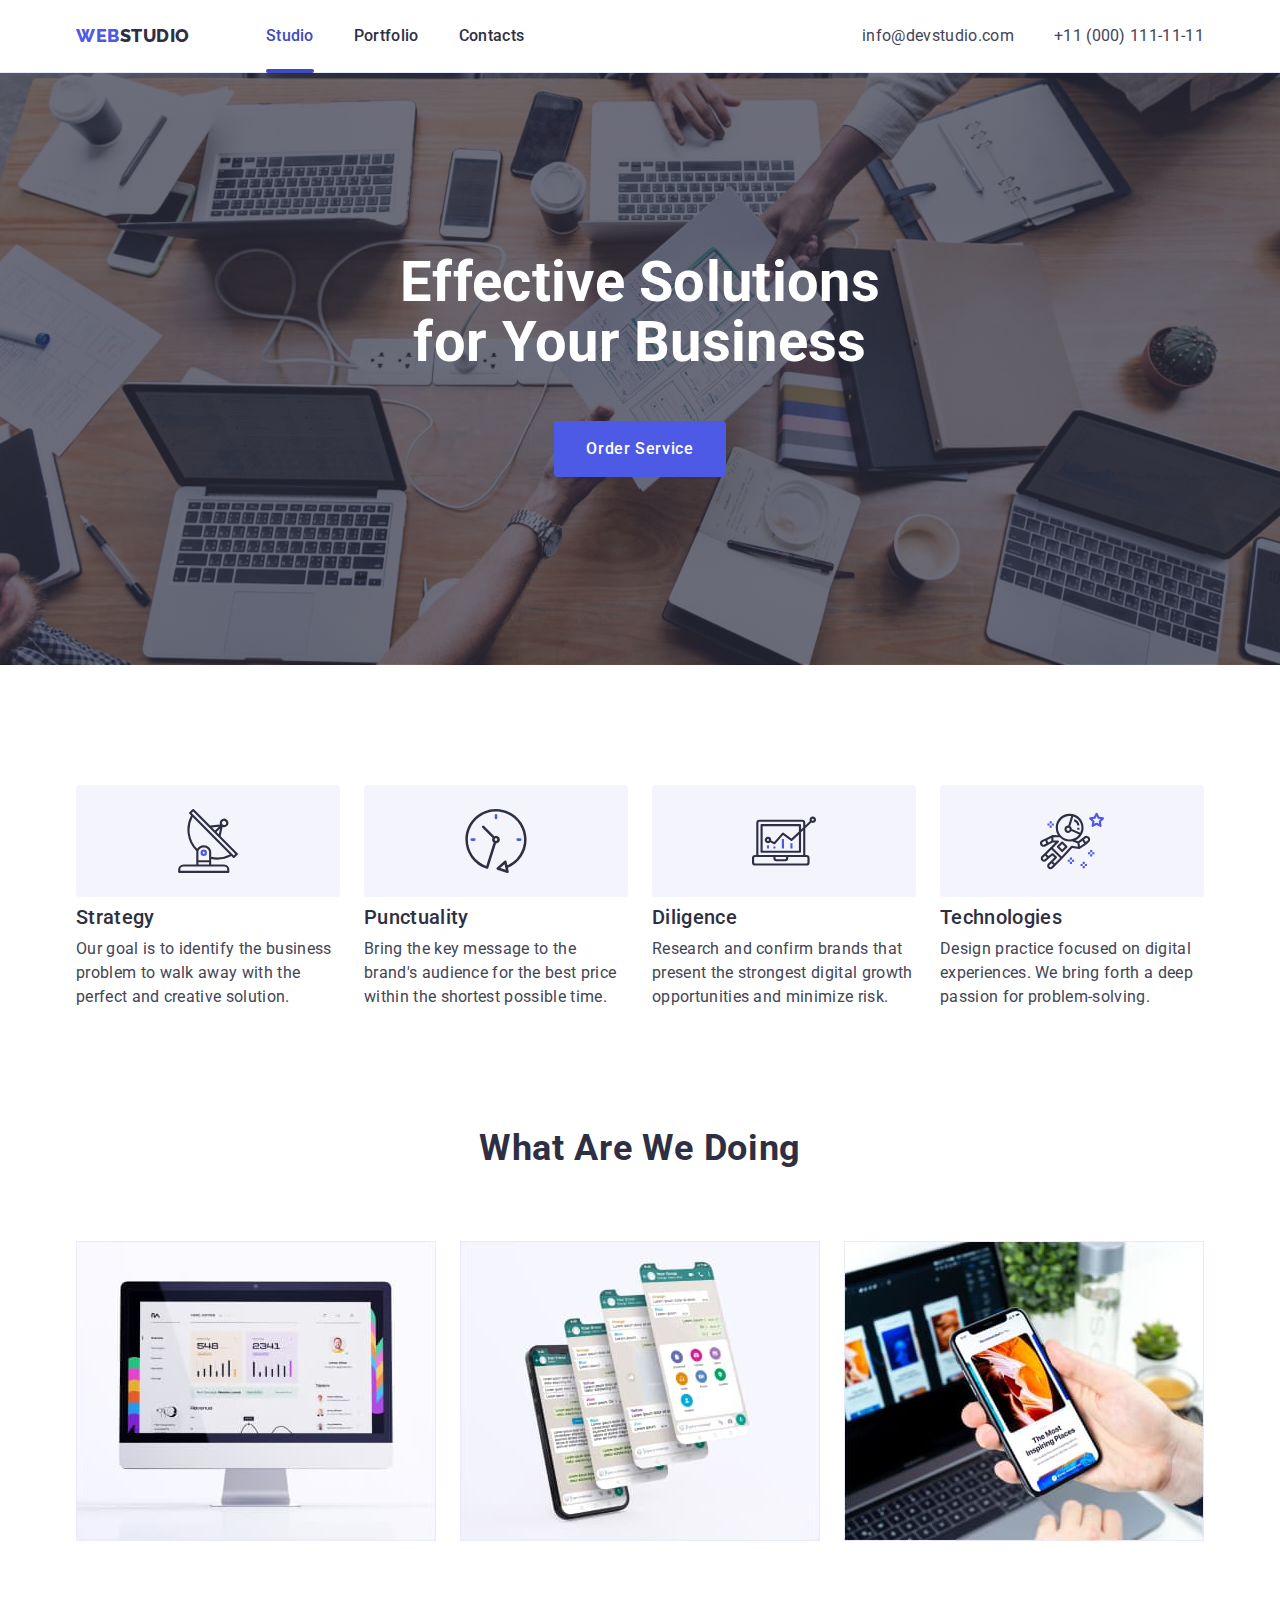
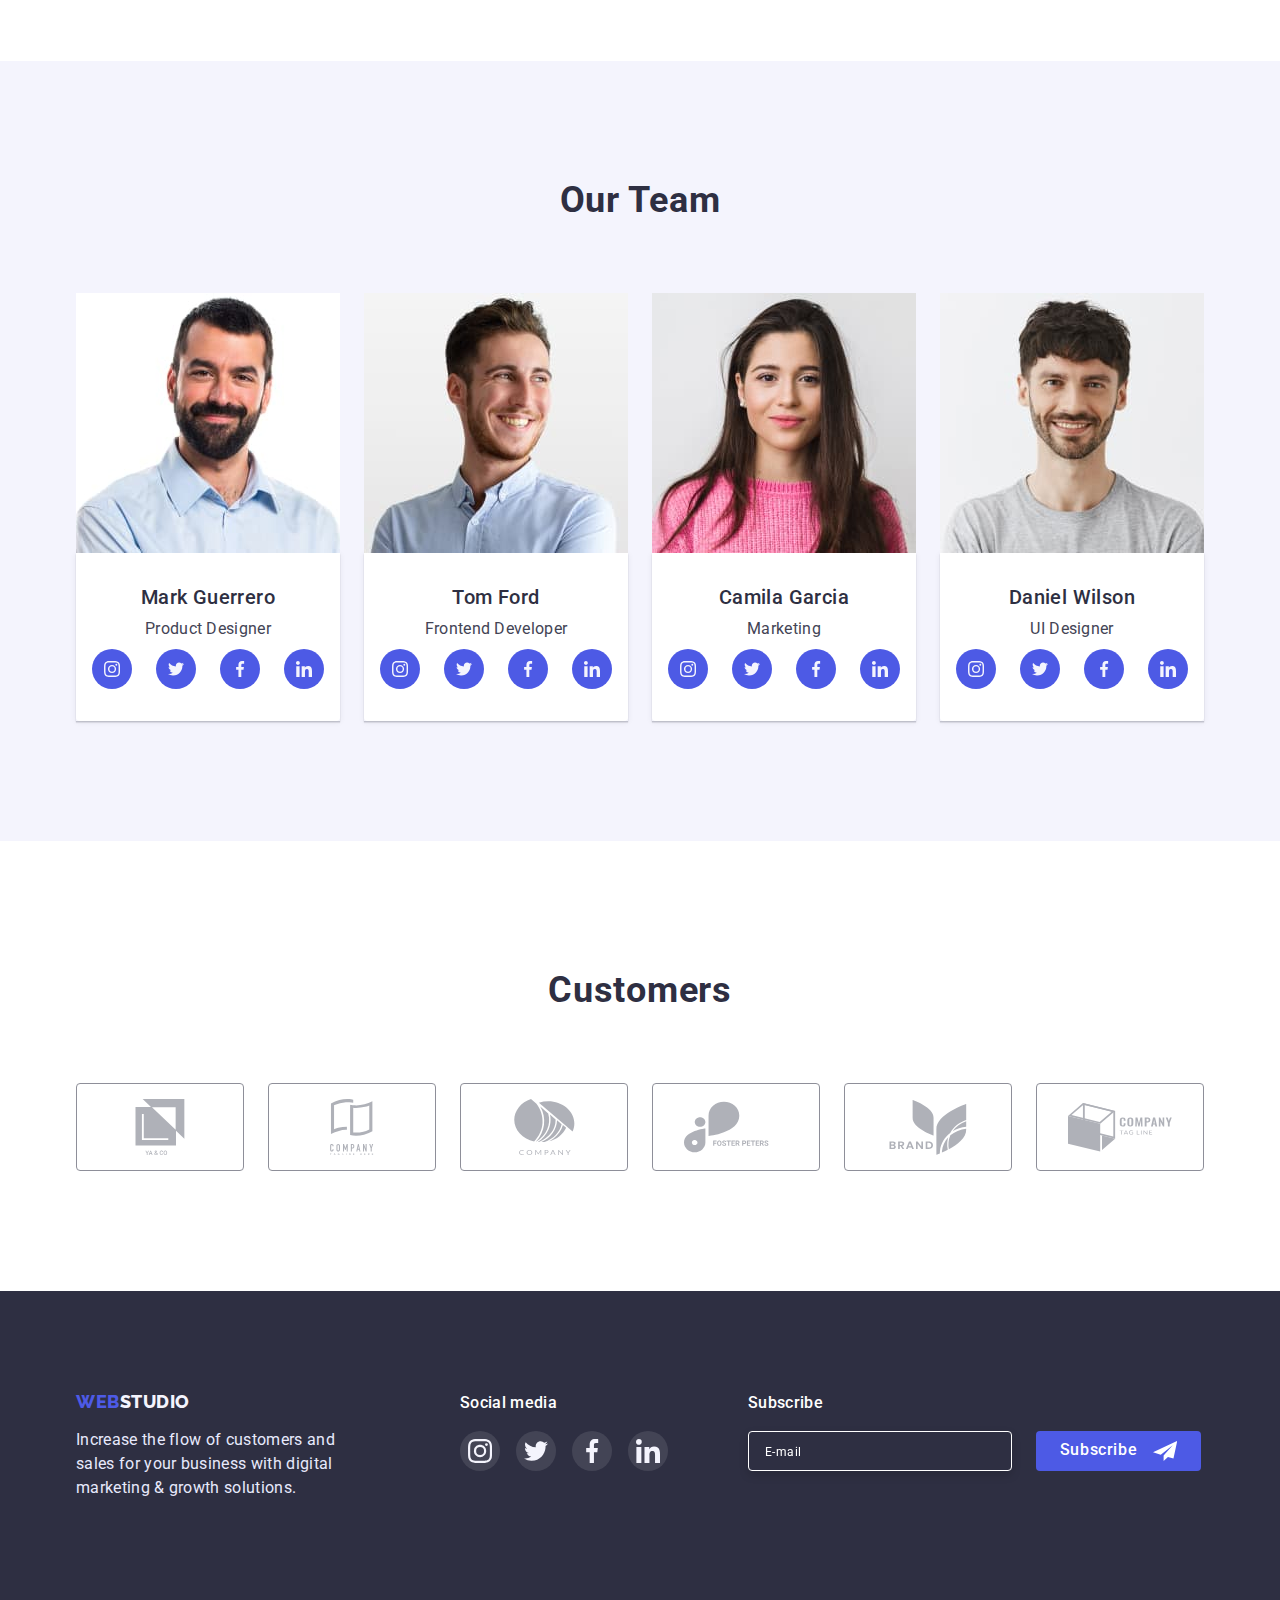
<file: index.html>
<!DOCTYPE html>
<html lang="en">
  <head>
    <meta charset="UTF-8" />
    <meta http-equiv="X-UA-Compatible" content="IE=edge" />
    <meta name="viewport" content="width=device-width, initial-scale=1.0" />
    <title>WebStudio</title>
    <link
      href="https://fonts.googleapis.com/css2?family=Raleway:wght@800&family=Roboto:wght@400;500;700;900&display=swap"
      rel="stylesheet"
    />
    <link
      rel="stylesheet"
      href="https://cdn.jsdelivr.net/npm/modern-normalize@1.1.0/modern-normalize.min.css"
    />
    <link rel="stylesheet" href="./css/styles.css" />
  </head>
  <body>
    <!-- HEADER -->

    <header class="header">
      <div class="container header-container">
        <nav class="header-nav">
          <a class="logo-link-header link" href="./index.html"
            ><span class="first-letter-logo">Web</span>Studio</a
          >
          <ul class="menu list">
            <li class="menu-item">
              <a class="menu-link link current" href="./studio.html">Studio</a>
            </li>
            <li class="menu-item">
              <a class="menu-link link" href="./portfolio.html">Portfolio</a>
            </li>
            <li class="menu-item">
              <a class="menu-link link" href="">Contacts</a>
            </li>
          </ul>
        </nav>

        <address class="adress">
          <ul class="contact-menu list">
            <li class="mail-item">
              <a class="mail-link link" href="mailto:info@devstudio.com"
                >info@devstudio.com</a
              >
            </li>
            <li class="phone-number-item">
              <a class="phone-number-link link" href="tel:+110001111111"
                >+11 (000) 111-11-11</a
              >
            </li>
          </ul>
        </address>
      </div>
    </header>
    <main>
      <!-- Hero Section 1-->

      <section class="hero-section">
        <div class="container">
          <h1 class="hero-section-title">
            Effective Solutions for Your Business
          </h1>
          <button class="button" type="button" data-modal-open>
            Order Service
          </button>
        </div>
      </section>

      <!-- Section 2 -->

      <section class="second-section">
        <div class="container">
          <h2 class="visually-hidden">Fundamental features</h2>
          <ul class="second-section-list list">
            <li class="second-section-item icon-antena">
              <div class="icon-bg">
                <svg class="icon-svg" width="64" height="64">
                  <use href="./images/icons.svg#icon-antenna"></use>
                </svg>
              </div>

              <h3 class="second-section-title title">Strategy</h3>
              <p class="second-section-description">
                Our goal is to identify the business problem to walk away with
                the perfect and creative solution.
              </p>
            </li>

            <li class="second-section-item icon-clock">
              <div class="icon-bg">
                <svg class="icon-svg" width="64" height="64">
                  <use href="./images/icons.svg#icon-clock"></use>
                </svg>
              </div>
              <h3 class="second-section-title">Punctuality</h3>
              <p class="second-section-description">
                Bring the key message to the brand's audience for the best price
                within the shortest possible time.
              </p>
            </li>

            <li class="second-section-item icon-diagram">
              <div class="icon-bg">
                <svg class="icon-svg" width="64" height="64">
                  <use href="./images/icons.svg#icon-diagram"></use>
                </svg>
              </div>
              <h3 class="second-section-title">Diligence</h3>
              <p class="second-section-description">
                Research and confirm brands that present the strongest digital
                growth opportunities and minimize risk.
              </p>
            </li>

            <li class="second-section-item icon-astronaut">
              <div class="icon-bg">
                <svg class="icon-svg" width="64" height="64">
                  <use href="./images/icons.svg#icon-astronaut"></use>
                </svg>
              </div>
              <h3 class="second-section-title">Technologies</h3>
              <p class="second-section-description">
                Design practice focused on digital experiences. We bring forth a
                deep passion for problem-solving.
              </p>
            </li>
          </ul>
        </div>
      </section>

      <!-- Section 3 -->
      <section class="third-section">
        <div class="container">
          <h2 class="section-title">What are we doing</h2>
          <ul class="third-section-list list">
            <li class="third-section-item">
              <img
                class="third-cection-img"
                src="./images/img-1.jpg"
                alt="images-1"
                width="360"
              />
            </li>
            <li class="third-section-item">
              <img
                class="third-cection-img"
                src="./images/img-2.jpg"
                alt="images-2"
                width="360"
              />
            </li>
            <li class="third-section-item">
              <img
                class="third-cection-img"
                src="./images/img-3.jpg"
                alt="images-3"
                width="360"
              />
            </li>
          </ul>
        </div>
      </section>

      <!-- Section 4 -->
      <section class="fourth-section">
        <div class="container">
          <h2 class="section-title">Our Team</h2>
          <ul class="fourth-section-list list">
            <li class="fourth-section-item">
              <img
                class="fourth-section-img"
                src="./images/Team-Card-1.jpg"
                alt="Team-Card-1"
                width="264"
              />
              <div class="card-content-team">
                <h3 class="fourth-images-title">Mark Guerrero</h3>
                <p class="fourth-section-description">Product Designer</p>
                <ul class="social-list list">
                  <li class="social-list-item">
                    <a href="" class="social-list-link">
                      <svg class="social-list-icon" width="16" height="16">
                        <use href="./images/icons.svg#icon-instagram"></use>
                      </svg>
                    </a>
                  </li>
                  <li class="social-list-item">
                    <a href="" class="social-list-link">
                      <svg class="social-list-icon" width="16" height="16">
                        <use href="./images/icons.svg#icon-twitter"></use>
                      </svg>
                    </a>
                  </li>
                  <li class="social-list-item">
                    <a href="" class="social-list-link">
                      <svg class="social-list-icon" width="16" height="16">
                        <use href="./images/icons.svg#icon-facebook"></use>
                      </svg>
                    </a>
                  </li>
                  <li class="social-list-item">
                    <a href="" class="social-list-link">
                      <svg class="social-list-icon" width="16" height="16">
                        <use href="./images/icons.svg#icon-linkedin"></use>
                      </svg>
                    </a>
                  </li>
                </ul>
              </div>
            </li>

            <li class="fourth-section-item">
              <img
                class="fourth-section-img"
                src="./images/Team-Card-2.jpg"
                alt="Team-Card-2"
                width="264"
              />
              <div class="card-content-team">
                <h3 class="fourth-images-title">Tom Ford</h3>
                <p class="fourth-section-description">Frontend Developer</p>
                <ul class="social-list list">
                  <li class="social-list-item">
                    <a href="" class="social-list-link">
                      <svg class="social-list-icon" width="16" height="16">
                        <use href="./images/icons.svg#icon-instagram"></use>
                      </svg>
                    </a>
                  </li>
                  <li class="social-list-item">
                    <a href="" class="social-list-link">
                      <svg class="social-list-icon" width="16" height="16">
                        <use href="./images/icons.svg#icon-twitter"></use>
                      </svg>
                    </a>
                  </li>
                  <li class="social-list-item">
                    <a href="" class="social-list-link">
                      <svg class="social-list-icon" width="16" height="16">
                        <use href="./images/icons.svg#icon-facebook"></use>
                      </svg>
                    </a>
                  </li>
                  <li class="social-list-item">
                    <a href="" class="social-list-link">
                      <svg class="social-list-icon" width="16" height="16">
                        <use href="./images/icons.svg#icon-linkedin"></use>
                      </svg>
                    </a>
                  </li>
                </ul>
              </div>
            </li>

            <li class="fourth-section-item">
              <img
                class="fourth-section-img"
                src="./images/Team-Card-3.jpg"
                alt="Team-Card-3"
                width="264"
              />
              <div class="card-content-team">
                <h3 class="fourth-images-title">Camila Garcia</h3>
                <p class="fourth-section-description">Marketing</p>
                <ul class="social-list list">
                  <li class="social-list-item">
                    <a href="" class="social-list-link">
                      <svg class="social-list-icon" width="16" height="16">
                        <use href="./images/icons.svg#icon-instagram"></use>
                      </svg>
                    </a>
                  </li>
                  <li class="social-list-item">
                    <a href="" class="social-list-link">
                      <svg class="social-list-icon" width="16" height="16">
                        <use href="./images/icons.svg#icon-twitter"></use>
                      </svg>
                    </a>
                  </li>
                  <li class="social-list-item">
                    <a href="" class="social-list-link">
                      <svg class="social-list-icon" width="16" height="16">
                        <use href="./images/icons.svg#icon-facebook"></use>
                      </svg>
                    </a>
                  </li>
                  <li class="social-list-item">
                    <a href="" class="social-list-link">
                      <svg class="social-list-icon" width="16" height="16">
                        <use href="./images/icons.svg#icon-linkedin"></use>
                      </svg>
                    </a>
                  </li>
                </ul>
              </div>
            </li>

            <li class="fourth-section-item">
              <img
                class="fourth-section-img"
                src="./images/Team-Card-4.jpg"
                alt="Team-Card-4"
                width="264"
              />
              <div class="card-content-team">
                <h3 class="fourth-images-title">Daniel Wilson</h3>
                <p class="fourth-section-description">UI Designer</p>
                <ul class="social-list list">
                  <li class="social-list-item">
                    <a href="" class="social-list-link">
                      <svg class="social-list-icon" width="16" height="16">
                        <use href="./images/icons.svg#icon-instagram"></use>
                      </svg>
                    </a>
                  </li>
                  <li class="social-list-item">
                    <a href="" class="social-list-link">
                      <svg class="social-list-icon" width="16" height="16">
                        <use href="./images/icons.svg#icon-twitter"></use>
                      </svg>
                    </a>
                  </li>
                  <li class="social-list-item">
                    <a href="" class="social-list-link">
                      <svg class="social-list-icon" width="16" height="16">
                        <use href="./images/icons.svg#icon-facebook"></use>
                      </svg>
                    </a>
                  </li>
                  <li class="social-list-item">
                    <a href="" class="social-list-link">
                      <svg class="social-list-icon" width="16" height="16">
                        <use href="./images/icons.svg#icon-linkedin"></use>
                      </svg>
                    </a>
                  </li>
                </ul>
              </div>
            </li>
          </ul>
        </div>
      </section>

      <!-- secthion fifth -->
      <section class="fifth-section">
        <div class="container">
          <h2 class="section-title">Customers</h2>

          <ul class="fifth-section-list list">
            <li class="fifth-section-item">
              <a href="" class="fifth-section-link">
                <svg class="customers-icon" width="104" height="56">
                  <use href="./images/icons.svg#icon-customer-1"></use>
                </svg>
              </a>
            </li>

            <li class="fifth-section-item">
              <a href="" class="fifth-section-link">
                <svg class="customers-icon" width="104" height="56">
                  <use href="./images/icons.svg#icon-customer-2"></use>
                </svg>
              </a>
            </li>

            <li class="fifth-section-item">
              <a href="" class="fifth-section-link">
                <svg class="customers-icon" width="104" height="56">
                  <use href="./images/icons.svg#icon-customer-3"></use>
                </svg>
              </a>
            </li>

            <li class="fifth-section-item">
              <a href="" class="fifth-section-link">
                <svg class="customers-icon" width="104" height="56">
                  <use href="./images/icons.svg#icon-customer-4"></use>
                </svg>
              </a>
            </li>

            <li class="fifth-section-item">
              <a href="" class="fifth-section-link">
                <svg class="customers-icon" width="104" height="56">
                  <use href="./images/icons.svg#icon-customer-5"></use>
                </svg>
              </a>
            </li>

            <li class="fifth-section-item">
              <a href="" class="fifth-section-link">
                <svg class="customers-icon" width="104" height="56">
                  <use href="./images/icons.svg#icon-customer-6"></use>
                </svg>
              </a>
            </li>
          </ul>
        </div>
      </section>
    </main>

    <!-- Footer -->
    <footer class="footer">
      <div class="container footer-container">
        <div class="footer-logo">
          <a class="footer-logo-link logo link" href="./index.html"
            ><span class="first-letter-logo">Web</span>Studio</a
          >
          <p class="footer-description">
            Increase the flow of customers and sales for your business with
            digital marketing & growth solutions.
          </p>
        </div>
        <div class="social-media">
          <h2 class="footer-media-title">Social media</h2>
          <ul class="footer-social-list list">
            <li class="social-list-item">
              <a href="" class="social-list-link footer-media-link">
                <svg class="social-list-icon" width="24" height="24">
                  <use href="./images/icons.svg#icon-instagram"></use>
                </svg>
              </a>
            </li>
            <li class="social-list-item">
              <a href="" class="social-list-link footer-media-link">
                <svg class="social-list-icon" width="24" height="24">
                  <use href="./images/icons.svg#icon-twitter"></use>
                </svg>
              </a>
            </li>
            <li class="social-list-item">
              <a href="" class="social-list-link footer-media-link">
                <svg class="social-list-icon" width="24" height="24">
                  <use href="./images/icons.svg#icon-facebook"></use>
                </svg>
              </a>
            </li>
            <li class="social-list-item">
              <a href="" class="social-list-link footer-media-link">
                <svg class="social-list-icon" width="24" height="24">
                  <use href="./images/icons.svg#icon-linkedin"></use>
                </svg>
              </a>
            </li>
          </ul>
        </div>

        <!-- Subscribe -->
        <div class="subscribe">
          <h2 class="footer-media-title">Subscribe</h2>
          <form class="subscribe-field-btn">
            <input
              type="email"
              class="input-email"
              name="user-mail-subscribe"
              placeholder="E-mail"
            />
            <button type="submit" class="submit-button">
              Subscribe
              <svg class="subscribe-button-icon" width="24" height="24">
                <use href="./images/icons.svg#icon-send"></use>
              </svg>
            </button>
          </form>
        </div>
      </div>
    </footer>

    <!-- Backdrop -->

    <div class="backdrop is-hidden" data-modal>
      <div class="modal">
        <button type="button" class="modal-close-button" data-modal-close>
          <svg class="close-modal-icon">
            <use href="./images/icons.svg#icon-close-modal"></use>
          </svg>
        </button>

        <!-- Modal form -->

        <p class="modal-description">
          Leave your contacts and we will call you back
        </p>

        <form class="modal-form">
          <label class="modal-form-field">
            <span class="modal-form-input-name-descr">Name</span>
            <span class="modal-form-input-wrapper">
              <input type="text" class="modal-form-input" name="user_name" />
              <svg class="modal-input-icon" width="18" height="24">
                <use href="./images/icons.svg#icon-name"></use>
              </svg>
            </span>
          </label>

          <label class="modal-form-field">
            <span class="modal-form-input-descr">Phone</span>
            <span class="modal-form-input-wrapper">
              <input type="text" class="modal-form-input" name="user_phone" />
              <svg class="modal-input-icon" width="18" height="24">
                <use href="./images/icons.svg#icon-tel"></use>
              </svg>
            </span>
          </label>

          <label class="modal-form-field">
            <span class="modal-form-input-descr">Email</span>
            <span class="modal-form-input-wrapper">
              <input type="email" class="modal-form-input" name="user_email" />
              <svg class="modal-input-icon" width="18" height="24">
                <use href="./images/icons.svg#icon-mail"></use>
              </svg>
            </span>
          </label>

          <label class="modal-textarea-field">
            <span class="modal-form-input-descr">Comment</span>
            <textarea
              name="user-messadge"
              class="modal-form-messadge"
              placeholder="Text input"
            ></textarea>
          </label>

          <label class="modal-user-policy">
            <input
              type="checkbox"
              name="user-accept"
              class="modal-form-check visually-hidden"
            />
            <span class="custom-checkbox">
              <svg class="checkbox-icon" width="10" height="8">
                <use href="./images/icons.svg#icon-checkbox"></use>
              </svg>
            </span>

            I accept the terms and conditions of the&nbsp;<a href=""
              >Privacy Policy</a
            >
          </label>

          <button type="submit" class="modal-form-submit-btn button">
            Send
          </button>
        </form>
      </div>
    </div>

    <script src="./js/modal.js"></script>
  </body>
</html>
</file>
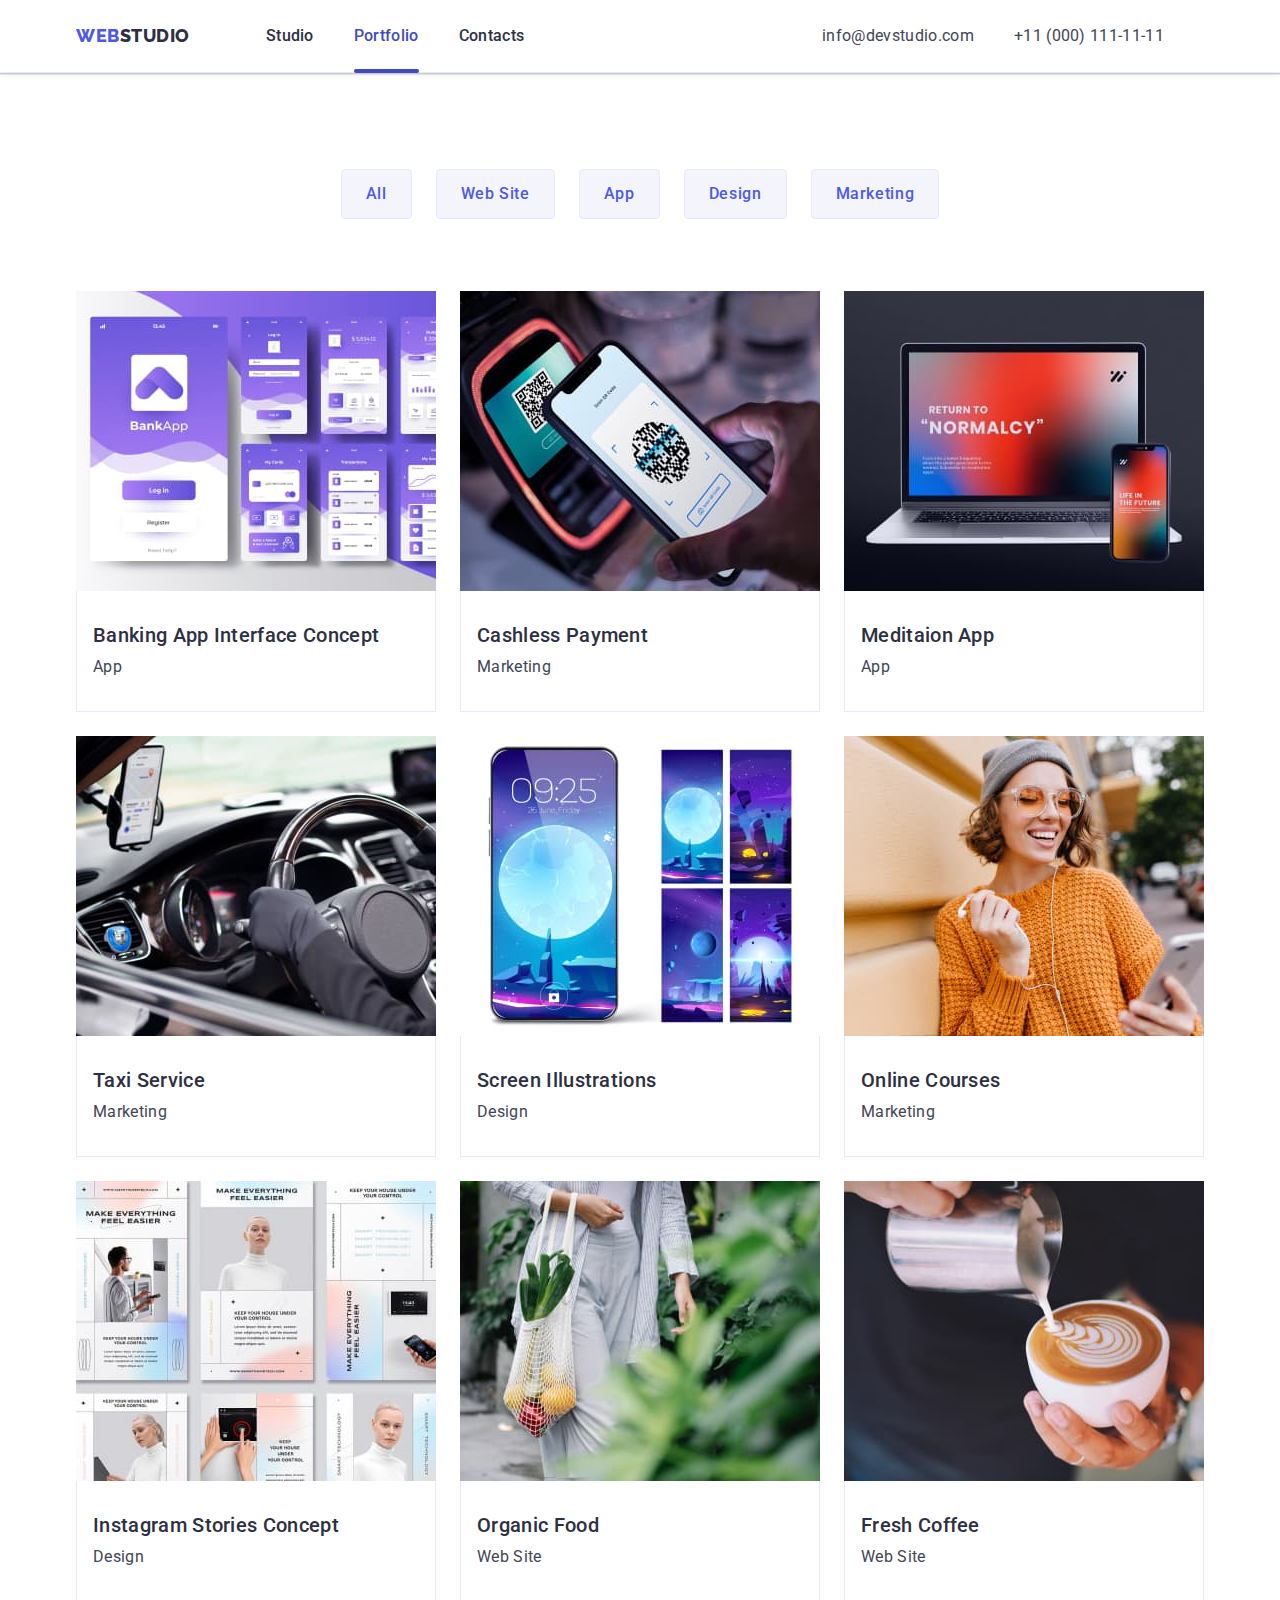
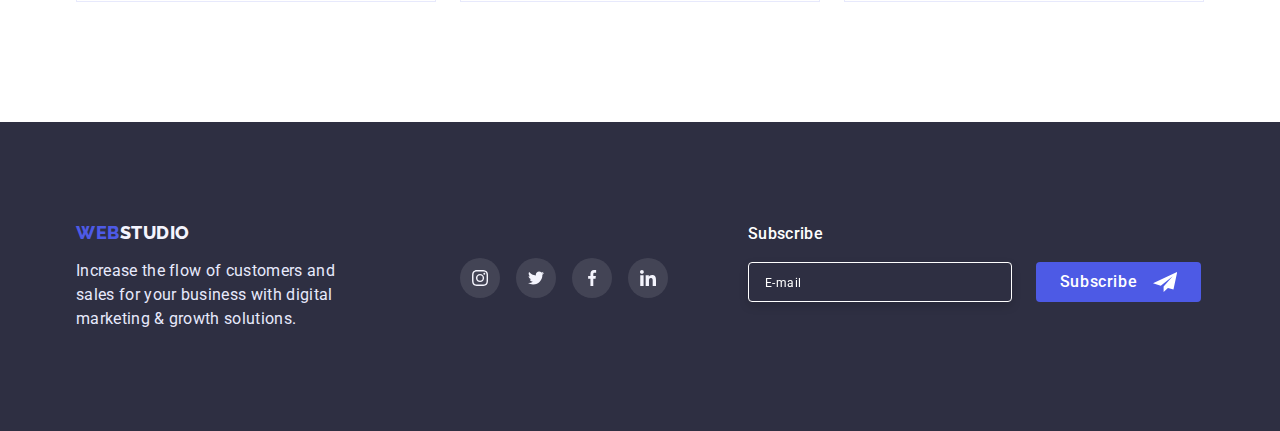
<file: portfolio.html>
<!DOCTYPE html>
<html lang="en">
  <head>
    <meta charset="UTF-8" />
    <meta http-equiv="X-UA-Compatible" content="IE=edge" />
    <meta name="viewport" content="width=device-width, initial-scale=1.0" />
    <title>WebStudio</title>
    <link
      href="https://fonts.googleapis.com/css2?family=Raleway:wght@800&family=Roboto:wght@400;500;700;900&display=swap"
      rel="stylesheet"
    />
    <link
      rel="stylesheet"
      href="https://cdn.jsdelivr.net/npm/modern-normalize@1.1.0/modern-normalize.min.css"
    />
    <link rel="stylesheet" href="./css/styles.css" />
  </head>
  <body>
    <header class="header">
      <div class="container header-container">
        <nav class="header-nav">
          <a class="logo-link-header link" href="./index.html"
            ><span class="first-letter-logo">Web</span>Studio</a
          >
          <ul class="menu list">
            <li class="menu-item">
              <a class="menu-link link" href="./studio.html">Studio</a>
            </li>
            <li class="menu-item">
              <a class="menu-link link current" href="./portfolio.html"
                >Portfolio</a
              >
            </li>
            <li class="menu-item">
              <a class="menu-link link" href="">Contacts</a>
            </li>
          </ul>
        </nav>

        <address class="adress">
          <ul class="contact-menu list">
            <li class="mail-item">
              <a class="mail-link link" href="mailto:info@devstudio.com"
                >info@devstudio.com</a
              >
            </li>
            <li class="mail-item">
              <a class="phone-number-link link" href="tel:+110001111111"
                >+11 (000) 111-11-11</a
              >
            </li>
          </ul>
        </address>
      </div>
    </header>
    <main>
      <!-- Навігація -->

      <section class="section-portfolio">
        <!-- MENU -->

        <div class="container">
          <ul class="menu-portfolio-list list">
            <li class="menu-portfolio-link">
              <button class="menu-portfolio-btn all-btn" type="button">
                All
              </button>
            </li>
            <li class="menu-portfolio-link">
              <button class="menu-portfolio-btn website-btn" type="button">
                Web Site
              </button>
            </li>
            <li class="menu-portfolio-link">
              <button class="menu-portfolio-btn app-btn" type="button">
                App
              </button>
            </li>
            <li class="menu-portfolio-link">
              <button class="menu-portfolio-btn designer-btn" type="button">
                Design
              </button>
            </li>
            <li class="menu-portfolio-link">
              <button class="menu-portfolio-btn marketing-btn" type="button">
                Marketing
              </button>
            </li>
          </ul>

          <!-- Портфоліо робіт -->

          <ul class="porfolio-project-list list">
            <li class="portfolio-project-item">
              <a class="portfolio-card-link" href="">
                <div class="portfolio-overlay-card">
                  <img
                    src="./images/project-item.jpg"
                    alt="project images"
                    width="360"
                  />
                  <p class="overlay">
                    14 Stylish and User-Friendly App Design Concepts · Task
                    Manager App · Calorie Tracker App · Exotic Fruit Ecommerce
                    App · Cloud Storage App
                  </p>
                </div>
                <div class="card-content">
                  <h2 class="images-title">Banking App Interface Concept</h2>
                  <p class="portfolio-project-descr">App</p>
                </div>
              </a>
            </li>

            <li class="portfolio-project-item">
              <a class="portfolio-card-link" href="">
                <div class="portfolio-overlay-card">
                  <img
                    src="./images/project-item-4.jpg"
                    alt="project images"
                    width="360"
                  />
                  <p class="overlay">
                    14 Stylish and User-Friendly App Design Concepts · Task
                    Manager App · Calorie Tracker App · Exotic Fruit Ecommerce
                    App · Cloud Storage App
                  </p>
                </div>
                <div class="card-content">
                  <h2 class="images-title">Cashless Payment</h2>
                  <p class="portfolio-project-descr">Marketing</p>
                </div>
              </a>
            </li>

            <li class="portfolio-project-item">
              <a class="portfolio-card-link" href="">
                <div class="portfolio-overlay-card">
                  <img
                    src="./images/project-item-5.jpg"
                    alt="project images"
                    width="360"
                  />
                  <p class="overlay">
                    14 Stylish and User-Friendly App Design Concepts · Task
                    Manager App · Calorie Tracker App · Exotic Fruit Ecommerce
                    App · Cloud Storage App
                  </p>
                </div>

                <div class="card-content">
                  <h2 class="images-title">Meditaion App</h2>
                  <p class="portfolio-project-descr">App</p>
                </div>
              </a>
            </li>

            <li class="portfolio-project-item">
              <a class="portfolio-card-link" href="">
                <div class="portfolio-overlay-card">
                  <img
                    src="./images/project-item-1.jpg"
                    alt="project images"
                    width="360"
                  />
                  <p class="overlay">
                    14 Stylish and User-Friendly App Design Concepts · Task
                    Manager App · Calorie Tracker App · Exotic Fruit Ecommerce
                    App · Cloud Storage App
                  </p>
                </div>
                <div class="card-content">
                  <h2 class="images-title">Taxi Service</h2>
                  <p class="portfolio-project-descr">Marketing</p>
                </div>
              </a>
            </li>

            <li class="portfolio-project-item">
              <a class="portfolio-card-link" href="">
                <div class="portfolio-overlay-card">
                  <img
                    src="./images/project-item-2.jpg"
                    alt="project images"
                    width="360"
                  />
                  <p class="overlay">
                    14 Stylish and User-Friendly App Design Concepts · Task
                    Manager App · Calorie Tracker App · Exotic Fruit Ecommerce
                    App · Cloud Storage App
                  </p>
                </div>
                <div class="card-content">
                  <h2 class="images-title">Screen Illustrations</h2>
                  <p class="portfolio-project-descr">Design</p>
                </div>
              </a>
            </li>

            <li class="portfolio-project-item">
              <a class="portfolio-card-link" href="">
                <div class="portfolio-overlay-card">
                  <img
                    src="./images/project-item-3.jpg"
                    alt="project images"
                    width="360"
                  />
                  <p class="overlay">
                    14 Stylish and User-Friendly App Design Concepts · Task
                    Manager App · Calorie Tracker App · Exotic Fruit Ecommerce
                    App · Cloud Storage App
                  </p>
                </div>
                <div class="card-content">
                  <h2 class="images-title">Online Courses</h2>
                  <p class="portfolio-project-descr">Marketing</p>
                </div>
              </a>
            </li>

            <li class="portfolio-project-item">
              <a class="portfolio-card-link" href="">
                <div class="portfolio-overlay-card">
                  <img
                    src="./images/project-item-6.jpg"
                    alt="project images"
                    width="360"
                  />
                  <p class="overlay">
                    14 Stylish and User-Friendly App Design Concepts · Task
                    Manager App · Calorie Tracker App · Exotic Fruit Ecommerce
                    App · Cloud Storage App
                  </p>
                </div>
                <div class="card-content">
                  <h2 class="images-title">Instagram Stories Concept</h2>
                  <p class="portfolio-project-descr">Design</p>
                </div>
              </a>
            </li>

            <li class="portfolio-project-item">
              <a class="portfolio-card-link" href="">
                <div class="portfolio-overlay-card">
                  <img
                    src="./images/project-item-7.jpg"
                    alt="project images"
                    width="360"
                  />
                  <p class="overlay">
                    14 Stylish and User-Friendly App Design Concepts · Task
                    Manager App · Calorie Tracker App · Exotic Fruit Ecommerce
                    App · Cloud Storage App
                  </p>
                </div>
                <div class="card-content">
                  <h2 class="images-title">Organic Food</h2>
                  <p class="portfolio-project-descr">Web Site</p>
                </div>
              </a>
            </li>

            <li class="portfolio-project-item">
              <a class="portfolio-card-link" href="">
                <div class="portfolio-overlay-card">
                  <img
                    src="./images/project-item-8.jpg"
                    alt="project images"
                    width="360"
                  />
                  <p class="overlay">
                    14 Stylish and User-Friendly App Design Concepts · Task
                    Manager App · Calorie Tracker App · Exotic Fruit Ecommerce
                    App · Cloud Storage App
                  </p>
                </div>
                <div class="card-content">
                  <h2 class="images-title">Fresh Coffee</h2>
                  <p class="portfolio-project-descr">Web Site</p>
                </div>
              </a>
            </li>
          </ul>
        </div>
      </section>
    </main>

    <footer class="footer">
      <div class="container footer-container">
        <div class="footer-logo">
          <a class="footer-logo-link logo link" href="./index.html"
            ><span class="first-letter-logo">Web</span>Studio</a
          >
          <p class="footer-description">
            Increase the flow of customers and sales for your business with
            digital marketing & growth solutions.
          </p>
        </div>
        <div class="social-media">
          <h2 class="social-media-title">Social media</h2>
          <ul class="footer-social-list list">
            <li class="social-list-item">
              <a href="" class="social-list-link footer-media-link">
                <svg class="social-list-icon" width="16" height="16">
                  <use href="./images/icons.svg#icon-instagram"></use>
                </svg>
              </a>
            </li>
            <li class="social-list-item">
              <a href="" class="social-list-link footer-media-link">
                <svg class="social-list-icon" width="16" height="16">
                  <use href="./images/icons.svg#icon-twitter"></use>
                </svg>
              </a>
            </li>
            <li class="social-list-item">
              <a href="" class="social-list-link footer-media-link">
                <svg class="social-list-icon" width="16" height="16">
                  <use href="./images/icons.svg#icon-facebook"></use>
                </svg>
              </a>
            </li>
            <li class="social-list-item">
              <a href="" class="social-list-link footer-media-link">
                <svg class="social-list-icon" width="16" height="16">
                  <use href="./images/icons.svg#icon-linkedin"></use>
                </svg>
              </a>
            </li>
          </ul>
        </div>

        <!-- Subscribe -->
        <div class="subscribe">
          <h2 class="footer-media-title">Subscribe</h2>
          <div class="subscribe-field-btn">
            <input
              type="email"
              class="input-email"
              name="user-mail-subscribe"
              placeholder="E-mail"
            />
            <button type="submit" class="submit-button">
              Subscribe
              <svg class="subscribe-button-icon" width="24" height="24">
                <use href="./images/icons.svg#icon-send"></use>
              </svg>
            </button>
          </div>
        </div>
      </div>
    </footer>
  </body>
</html>
</file>
<file: css/styles.css>
:root {
  --main-title-color: #2e2f42;
  --second-title-color: #fff;
  --main-background-color: #f4f4fd;
  --description-color: #434455;
  --accent-color: #404bbf;
  --contacts-link-color: #434455;
  --modal-form-accent-color: #4d5ae5;
  box-shadow: 0px 4px 4px rgba(0, 0, 0, 0.15);
  border-radius: 4px;
  --card-set-gap: 24px;
  /* --transition-duration: 250ms;
  --transition-timing-function: cubic-bezier(0.4, 0, 0.2, 1); */
  --transition-function: 250ms cubic-bezier(0.4, 0, 0.2, 1);
}

h1,
h2,
h3,
h4,
p {
  margin-top: 0;
  margin-bottom: 0;
}

img {
  display: block;
  max-width: 100%;
  height: auto;
}

button {
  cursor: pointer;
}

body {
  font-family: 'Roboto', sans-serif;
  font-size: 16px;
  line-height: 1.5;
  letter-spacing: 0.02em;
  color: var(--main-title-color);
  background-color: #ffffff;
}

.list {
  margin: 0;
  padding: 0;
  list-style: none;
}

.link {
  text-decoration: none;
}

.visually-hidden {
  position: absolute;
  width: 1px;
  height: 1px;
  margin: -1px;
  border: 0;
  padding: 0;
  white-space: nowrap;
  clip-path: inset(100%);
  clip: rect(0 0 0 0);
  overflow: hidden;
}

.container {
  width: 1158px;
  margin-left: auto;
  margin-right: auto;
  padding-left: 15px;
  padding-right: 15px;
}

.section-title {
  font-size: 36px;
  line-height: 1.11;
  letter-spacing: 0.02em;
  text-transform: capitalize;
  text-align: center;
  margin-bottom: 72px;
}

/* ================== HEADER =================== */

.header {
  border-bottom: 1px solid #e7e9fc;
  box-shadow: 0px 2px 1px rgba(46, 47, 66, 0.08),
    0px 1px 1px rgba(46, 47, 66, 0.16), 0px 1px 6px rgba(46, 47, 66, 0.08);
}

.first-letter-logo {
  color: #4d5ae5;
}

.logo-link-header {
  margin-right: 76px;
  font-family: 'Raleway', sans-serif;
  font-weight: 800;
  font-size: 18px;
  line-height: 1.17;
  display: flex;
  align-items: center;
  letter-spacing: 0.03em;
  text-transform: uppercase;
  color: #2e2f42;
}

.menu-link {
  position: relative;
  display: block;
  padding: 24px 0;

  font-weight: 500;
  color: var(--main-title-color);

  transition: color var(--transition-function);
}

.current {
  color: var(--accent-color);
}

.current::after {
  content: '';
  position: absolute;

  left: 0;
  bottom: -1px;

  display: block;
  width: 100%;
  height: 4px;
  background-color: var(--accent-color);
  border-radius: 2px;
}

.menu-item {
  margin-right: 40px;
}

.mail-link,
.phone-number-link {
  color: var(--contacts-link-color);

  transition: color var(--transition-function);
}

.adress {
  font-style: normal;
}

.menu-link:hover,
.menu-link:focus,
.phone-number-link:hover,
.phone-number-link:focus,
.mail-link:hover,
.mail-link:focus {
  color: var(--accent-color);
}

.header-container,
.header-nav,
.menu,
.contact-menu {
  display: flex;
  align-items: center;
}

.mail-item {
  margin-right: 40px;
  gap: 40px;
}

.adress {
  margin-left: auto;
}

/* ================== HEADER / =================== */

/* ================== MAIN =================== */

/* HERO SECTION 1 */

.images-title {
  font-weight: 500;
  font-size: 20px;
  line-height: 1.2;
  text-align: left;
  margin-bottom: 8px;
  color: var(--main-title-color);
}

.hero-section {
  text-align: center;
  background-color: #2e2f42;
  padding-top: 180px;
  padding-bottom: 188px;

  background-image: linear-gradient(
      90deg,
      rgba(46, 47, 66, 0.7),
      rgba(46, 47, 66, 0.7)
    ),
    url(../images/people-office-bg.jpg);

  background-repeat: no-repeat;
  background-position: center;
  max-width: 1440px;
  margin-left: auto;
  margin-right: auto;
}

.hero-section-title {
  font-size: 56px;
  line-height: 1.07;
  width: 494px;
  color: var(--second-title-color);
  margin-bottom: 48px;
  margin-left: auto;
  margin-right: auto;
}

.button {
  padding: 16px 32px;
  font-family: inherit;
  font-size: 16px;
  line-height: 1.5;
  font-weight: 500;
  letter-spacing: 0.04em;

  color: var(--second-title-color);
  background-color: var(--modal-form-accent-color);
  border-style: none;
  border-radius: 4px;

  transition: background-color var(--transition-function);
}

.button:hover,
.button:focus {
  background-color: var(--accent-color);
}

/* SECOND SECTION */

.icon-bg {
  display: flex;
  justify-content: center;
  align-items: center;
  height: 112px;
  background-color: var(--main-background-color);
  border-radius: 4px;
  margin-bottom: 8px;
}

.icon-svg {
  background-color: var(--main-background-color);
  border-radius: 4px;
}

.second-section {
  padding-top: 120px;
  padding-bottom: 120px;
}

.second-section-title {
  font-weight: 500;
  font-size: 20px;
  line-height: 1.2;
  margin-bottom: 8px;
}

.second-section-list {
  display: flex;
}

.second-section-item {
  width: 264px;
}

.second-section-description {
  color: var(--description-color);
}

.second-section-item:not(:last-child) {
  margin-right: 24px;
}

/* THIRD SECTION */

.third-section {
  padding-bottom: 120px;
}

.third-section-list {
  display: flex;
  flex-wrap: wrap;
  justify-content: space-between;
}

/* FOURTH SECTION */

.fourth-section-description {
  color: var(--description-color);
  text-align: center;
  margin-bottom: 8px;
}
.fourth-section {
  padding-top: 120px;
  padding-bottom: 120px;
  background-color: var(--main-background-color);
}

.fourth-images-title {
  font-weight: 500;
  font-size: 20px;
  line-height: 1.2;
  text-align: center;
  letter-spacing: 0.02em;
  margin-bottom: 8px;

  color: var(--main-title-color);
}

.card-content-team {
  padding: 32px 16px;
  box-shadow: 0px 1px 6px rgba(46, 47, 66, 0.08),
    0px 1px 1px rgba(46, 47, 66, 0.16), 0px 2px 1px rgba(46, 47, 66, 0.08);
}

/* CARD SET */
.fourth-section-list {
  display: flex;
  gap: 24px;
}

.fourth-section-list > .fourth-section-item {
  background: #ffffff;
  border-radius: 4px;
}

/* CARD */
.card-team {
  border-radius: 4px;
  overflow: hidden;
}

.social-list-link {
  display: flex;
  justify-content: center;
  align-items: center;
  width: 40px;
  height: 40px;
  border-radius: 50%;
  fill: #f4f4fd;
  background-color: #4d5ae5;

  transition: background-color var(--transition-function);
}

.social-list-link:hover,
.social-list-link:focus {
  background-color: var(--accent-color);
}

.social-list {
  display: flex;
  justify-content: center;
  gap: 24px;
}

/* ================== FIFTH SECTION =================== */

.fifth-section {
  padding-top: 130px;
  padding-bottom: 120px;
}

.fifth-section-list {
  display: flex;
  gap: 24px;
}

.fifth-section-item {
  width: 168px;
  height: 88px;
}

.fifth-section-link {
  display: flex;
  justify-content: center;
  align-items: center;
  width: 100%;
  height: 100%;
  border: 1px solid #8e8f99;
  border-radius: 4px;

  transition: border-color var(--transition-function),
    fill var(--transition-function);
}

.customers-icon {
  fill: #afb1b8;

  transition: fill var(--transition-function);
}

.fifth-section-link:is(:hover, :focus) {
  border-color: var(--accent-color);
}

.fifth-section-link:is(:hover, :focus) .customers-icon {
  fill: var(--accent-color);
}

/* ================== / FIFTH SECTION =================== */

/* ================== / MAIN =================== */

/* ================== PORTFOLIO =================== */

.section-portfolio {
  padding-top: 96px;
  padding-bottom: 120px;
}

.menu-portfolio-list {
  display: flex;
  flex-wrap: wrap;
  justify-content: center;
  margin-bottom: 72px;
}
.portfolio-project-item {
  background: #ffffff;
}

.menu-portfolio-btn {
  font-family: inherit;
  font-size: 16px;
  font-weight: 500;
  line-height: 1.5;
  letter-spacing: 0.04em;
  color: #4d5ae5;
  background-color: var(--main-background-color);
  border: 1px solid #e7e9fc;
  border-radius: 4px;
  padding: 12px 24px;

  transition: background-color var(--transition-function),
    color var(--transition-function), border-color var(--transition-function),
    box-shadow var(--transition-function);
}
.menu-portfolio-link:not(:last-child) {
  margin-right: 24px;
}

.menu-portfolio-btn:hover,
.menu-portfolio-btn:focus {
  color: var(--second-title-color);
  background-color: var(--accent-color);
  border-color: var(--accent-color);
  box-shadow: 0px 3px 1px rgba(0, 0, 0, 0.1), 0px 2px 1px rgba(0, 0, 0, 0.08),
    0px 2px 2px rgba(0, 0, 0, 0.12);
}

/* CARD SET */

.porfolio-project-list {
  padding: 0;
  margin: 0;
  list-style: none;

  display: flex;
  flex-wrap: wrap;
  margin-left: calc(-1 * var(--card-set-gap));
  margin-top: calc(-1 * var(--card-set-gap));
}

.porfolio-project-list > .portfolio-project-item {
  flex-basis: calc(100% / 3 - var(--card-set-gap));
  margin-left: var(--card-set-gap);
  margin-top: var(--card-set-gap);
}

/* CARD */

.card-content {
  padding: 32px 16px;
  border: 1px solid #e7e9fc;
  border-top: none;
}

.portfolio-project-descr {
  color: var(--description-color);
}

.portfolio-card-link {
  display: block;
  text-decoration: none;

  transition: box-shadow var(--transition-function);
}

.portfolio-card-link:is(:hover, :focus) {
  box-shadow: 0px 1px 6px rgba(46, 47, 66, 0.08),
    0px 1px 1px rgba(46, 47, 66, 0.16), 0px 2px 1px rgba(46, 47, 66, 0.08);
}

.portfolio-overlay-card {
  position: relative;
  overflow: hidden;
}

.overlay {
  position: absolute;
  left: 0;
  top: 0;
  width: 100%;
  height: 100%;

  padding-top: 40px;
  padding-left: 32px;
  padding-right: 32px;

  overflow: auto;
  transform: translate(0, 100%);
  transition: transform var(--transition-function);

  color: #f4f4fd;
  background-color: #4d5ae5;
}

.portfolio-card-link:hover .overlay,
.portfolio-card-link:focus .overlay {
  transform: translate(0, 0);
}

/* ================== /   PORTFOLIO =================== */

/* ================== FOOTER =================== */
.footer {
  background-color: var(--main-title-color);
  padding-top: 100px;
  padding-bottom: 100px;
}

.footer-logo-link {
  font-family: 'Raleway', sans-serif;
  font-weight: 800;
  font-size: 18px;
  line-height: 21px;
  display: flex;
  align-items: center;
  letter-spacing: 0.03em;
  text-transform: uppercase;
  color: #f4f4fd;
  margin-bottom: 16px;
}

.footer-description {
  color: #e7e9fc;
  width: 264px;
}

.footer-media-title {
  font-weight: 500;
  font-size: 16px;
  line-height: 1.5;
  letter-spacing: 0.02em;

  margin-bottom: 16px;

  color: var(--second-title-color);
}

.footer-media-link {
  background-color: rgba(255, 255, 255, 0.1);
}

.footer-media-link:is(:hover, :focus) {
  background-color: #31d0aa;
}

.footer-social-media {
  display: block;
  padding-left: 0%;
  justify-content: left;
}

.footer-container {
  display: flex;
}

.footer-social-list {
  display: flex;
  justify-content: left;
  gap: 16px;
}

.social-media {
  margin-left: 120px;
}

/* Sibscribe */

.subscribe-field-btn {
  display: flex;
}
.subscribe {
  margin-left: 80px;
}

.input-email {
  width: 264px;
  height: 40px;
  padding: 8px 16px;
  border: 1px solid var(--second-title-color);
  background-color: var(--main-title-color);
  filter: drop-shadow(0px 4px 4px rgba(0, 0, 0, 0.15));
  border-radius: 4px;
  color: #ffffff;
}

.input-email::placeholder {
  font-size: 12px;
  line-height: 2;
  letter-spacing: 0.04em;

  display: flex;
  align-items: center;

  color: var(--second-title-color);
}
.submit-button {
  display: flex;
  justify-content: center;
  align-items: center;
  width: 165px;
  height: 40px;
  margin-left: 24px;

  background-color: var(--modal-form-accent-color);
  border-radius: 4px;
  border: none;

  font-weight: 500;
  letter-spacing: 0.04em;

  color: var(--second-title-color);

  transition: background-color var(--transition-function);
}
.subscribe-button-icon {
  margin-left: 16px;
}

.submit-button:is(:hover, :focus) {
  background-color: var(--accent-color);
}

/* ================== / FOOTER =================== */

/* ================== MODAL WINDOW =================== */

.backdrop {
  position: fixed;

  top: 0;
  left: 0;
  width: 100%;
  height: 100%;
  z-index: 100;

  background-color: rgba(46, 47, 66, 0.4);

  transition: opacity var(--transition-function),
    visibility var(--transition-function);
}

.backdrop.is-hidden {
  opacity: 0;
  visibility: hidden;
  pointer-events: none;
}

.backdrop.is-hidden .modal {
  transform: translate(-50%, -50%) scale(0.8);
}

.modal {
  position: absolute;

  top: 50%;
  left: 50%;
  transform: translate(-50%, -50%) scale(1);
  width: 408px;
  height: 584px;
  padding: 72px 24px 24px 24px;

  background-color: #fcfcfc;
  box-shadow: 0px 1px 1px rgba(0, 0, 0, 0.14), 0px 1px 3px rgba(0, 0, 0, 0.12),
    0px 2px 1px rgba(0, 0, 0, 0.2);
  border-radius: 4px;

  transition: opacity var(--transition-function),
    visibility var(--transition-function), transform var(--transition-function);
}

.modal-close-button {
  position: absolute;
  top: 24px;
  right: 24px;

  display: flex;
  justify-content: center;
  align-items: center;
  padding: 0;

  width: 24px;
  height: 24px;
  background: #e7e9fc;
  border: 1px solid rgba(0, 0, 0, 0.1);
  border-radius: 50%;

  transition: background-color var(--transition-function),
    fill var(--transition-function);
}

.modal-close-button:is(:hover, :focus) {
  fill: var(--second-title-color);
  background-color: var(--accent-color);
}

.close-modal-icon {
  width: 8px;
  height: 8px;
}

/* ================== / MODAL WINDOW =================== */
/* ================== MODAL FORM =================== */

.modal-form-field {
  display: block;
  margin-bottom: 8px;
}

.modal-description {
  font-weight: 500;
  margin-bottom: 16px;
  text-align: center;
  color: var(--main-title-color);
}

.modal-form-input-name-descr {
  display: block;
  font-size: 12px;
  line-height: 1.17;
  letter-spacing: 0.04em;
  margin-bottom: 4px;

  color: #8e8f99;
}

.modal-form-input-wrapper {
  display: block;
  position: relative;
}

.modal-input-icon {
  position: absolute;
  top: 50%;
  left: 16px;
  transform: translateY(-50%);

  transition: fill var(--transition-function);
}

.modal-form-input {
  width: 100%;
  height: 40px;
  padding-left: 38px;

  border: 1px solid rgba(46, 47, 66, 0.2);
  border-radius: 4px;

  transition: border-color var(--transition-function);
}

.modal-form-input:focus {
  outline: none;
  border-color: var(--modal-form-accent-color);
  fill: var(--modal-form-accent-color);
}

.modal-form-input:focus + .modal-input-icon {
  fill: var(--modal-form-accent-color);
}

.modal-form-input-descr {
  display: block;
  font-size: 12px;
  line-height: 1.17;
  letter-spacing: 0.01em;
  margin-bottom: 4px;

  color: #8e8f99;
}

.modal-textarea-field {
  display: block;
  margin-bottom: 16px;
}

.modal-form-messadge {
  resize: none;
  width: 100%;
  height: 120px;
  padding: 8px 16px;

  border: 1px solid rgba(46, 47, 66, 0.2);
  border-radius: 4px;

  transition: border-color var(--transition-function);
}

.modal-textarea-field {
  line-height: 0;
}

.modal-form-messadge:focus {
  outline: none;
  border-color: var(--modal-form-accent-color);
}

.modal-form-messadge::placeholder {
  font-size: 12px;
  line-height: 1.17;
  letter-spacing: 0.04em;

  color: rgba(46, 47, 66, 0.4);
}

.custom-checkbox {
  display: flex;
  justify-content: center;
  align-items: center;
  margin-right: 8px;
  width: 16px;
  height: 16px;
  border-radius: 2px;
  border: 1px solid var(--main-title-color);
  cursor: pointer;
  transition: background-color var(--transition-function);
}

.checkbox-icon {
  fill: #f4f4fd;
  opacity: 0;
  transition: opacity var(--transition-function);
}

.modal-form-check:checked + .custom-checkbox {
  background-color: var(--accent-color);
}

.modal-form-check:focus + .custom-checkbox {
  border-color: var(--accent-color);
}
.modal-form-check:checked + .custom-checkbox .checkbox-icon {
  opacity: 1;
}

.modal-user-policy {
  display: flex;
  justify-content: center;
  align-items: center;
  margin-bottom: 24px;

  font-size: 12px;
  line-height: 1.17;
  letter-spacing: 0.04em;
  color: #8e8f99;
}

.modal-form-submit-btn {
  display: block;

  width: 169px;

  height: 56px;
  margin-left: auto;
  margin-right: auto;

  box-shadow: 0px 4px 4px rgba(0, 0, 0, 0.15);
}

/* ================== / MODAL FORM =================== */
</file>
